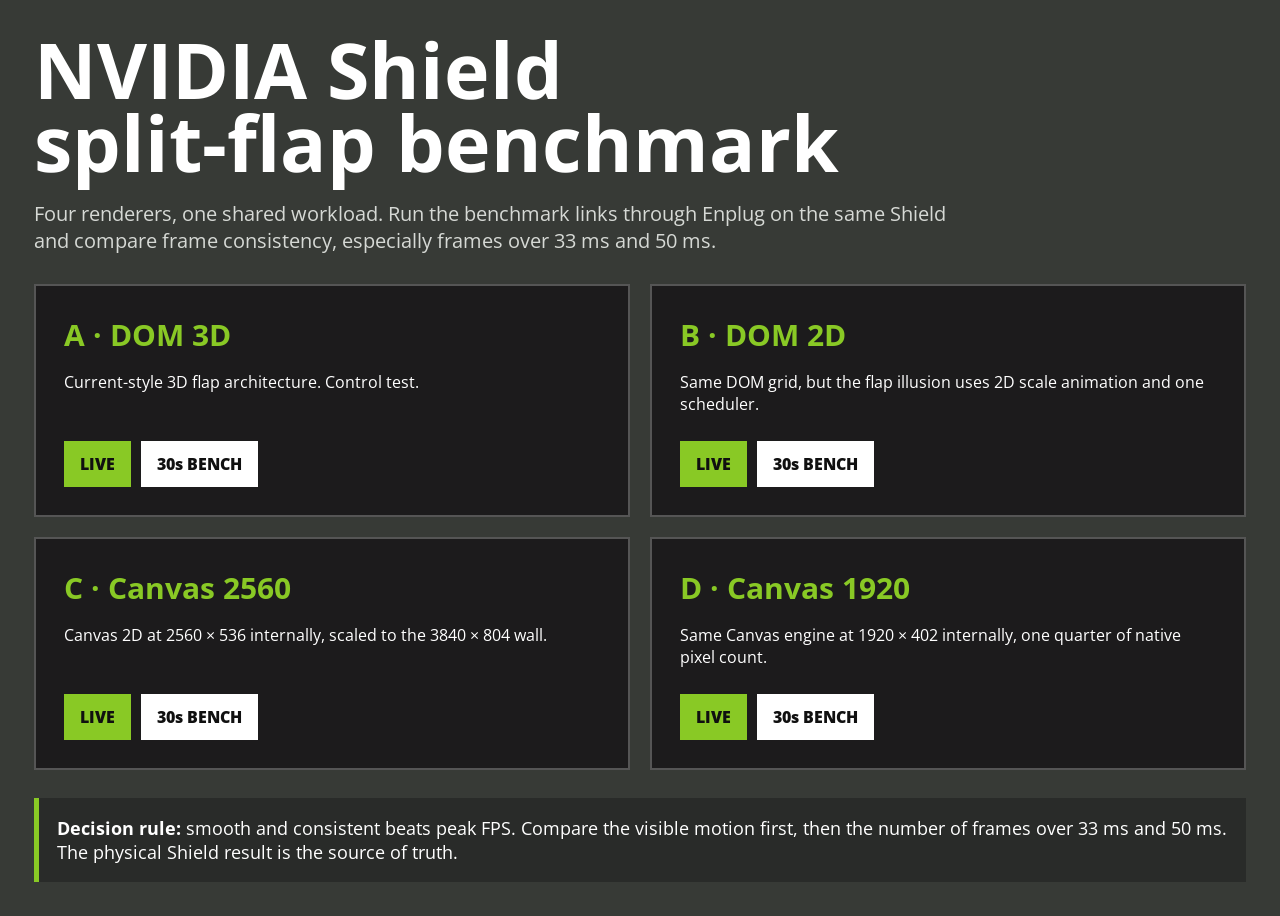
<file: index.html>
<!doctype html><html lang="en-AU"><head><meta charset="utf-8"><meta name="viewport" content="width=device-width,initial-scale=1"><meta name="robots" content="noindex,nofollow,noarchive,nosnippet,noimageindex"><meta name="referrer" content="no-referrer"><title>Shield Split-Flap Benchmark</title><style>@font-face{font-family:"Open Sans";src:url("fonts/OpenSans-Variable.ttf") format("truetype-variations");font-weight:300 800}*{box-sizing:border-box}body{margin:0;background:#373A36;color:#fff;font-family:"Open Sans",Arial,sans-serif;padding:34px}.wrap{max-width:1300px;margin:auto}.head{margin-bottom:30px}h1{font-size:clamp(38px,6vw,78px);line-height:.95;margin:0 0 15px}.head p{font-size:20px;max-width:950px;color:#d6d9d5}.grid{display:grid;grid-template-columns:repeat(2,minmax(0,1fr));gap:20px}.card{background:#1C1B1C;border:2px solid #555;padding:28px}.card h2{color:#89C925;font-size:30px;margin:0 0 8px}.card p{min-height:54px}.links{display:flex;gap:10px;flex-wrap:wrap}.links a{display:inline-block;background:#89C925;color:#101010;padding:12px 16px;font-weight:800;text-decoration:none}.links a.alt{background:#fff}.note{margin-top:28px;padding:18px;border-left:5px solid #89C925;background:#292b29;font-size:18px}@media(max-width:760px){body{padding:18px}.grid{grid-template-columns:1fr}}</style></head><body><main class="wrap"><div class="head"><h1>NVIDIA Shield<br>split-flap benchmark</h1><p>Four renderers, one shared workload. Run the benchmark links through Enplug on the same Shield and compare frame consistency, especially frames over 33 ms and 50 ms.</p></div><section class="grid"><article class="card"><h2>A · DOM 3D</h2><p>Current-style 3D flap architecture. Control test.</p><div class="links"><a href="a-dom-3d.html">LIVE</a><a class="alt" href="a-dom-3d.html?bench=1">30s BENCH</a></div></article><article class="card"><h2>B · DOM 2D</h2><p>Same DOM grid, but the flap illusion uses 2D scale animation and one scheduler.</p><div class="links"><a href="b-dom-2d.html">LIVE</a><a class="alt" href="b-dom-2d.html?bench=1">30s BENCH</a></div></article><article class="card"><h2>C · Canvas 2560</h2><p>Canvas 2D at 2560 × 536 internally, scaled to the 3840 × 804 wall.</p><div class="links"><a href="c-canvas-2560.html">LIVE</a><a class="alt" href="c-canvas-2560.html?bench=1">30s BENCH</a></div></article><article class="card"><h2>D · Canvas 1920</h2><p>Same Canvas engine at 1920 × 402 internally, one quarter of native pixel count.</p><div class="links"><a href="d-canvas-1920.html">LIVE</a><a class="alt" href="d-canvas-1920.html?bench=1">30s BENCH</a></div></article></section><div class="note"><strong>Decision rule:</strong> smooth and consistent beats peak FPS. Compare the visible motion first, then the number of frames over 33 ms and 50 ms. The physical Shield result is the source of truth.</div></main></body></html>
</file>
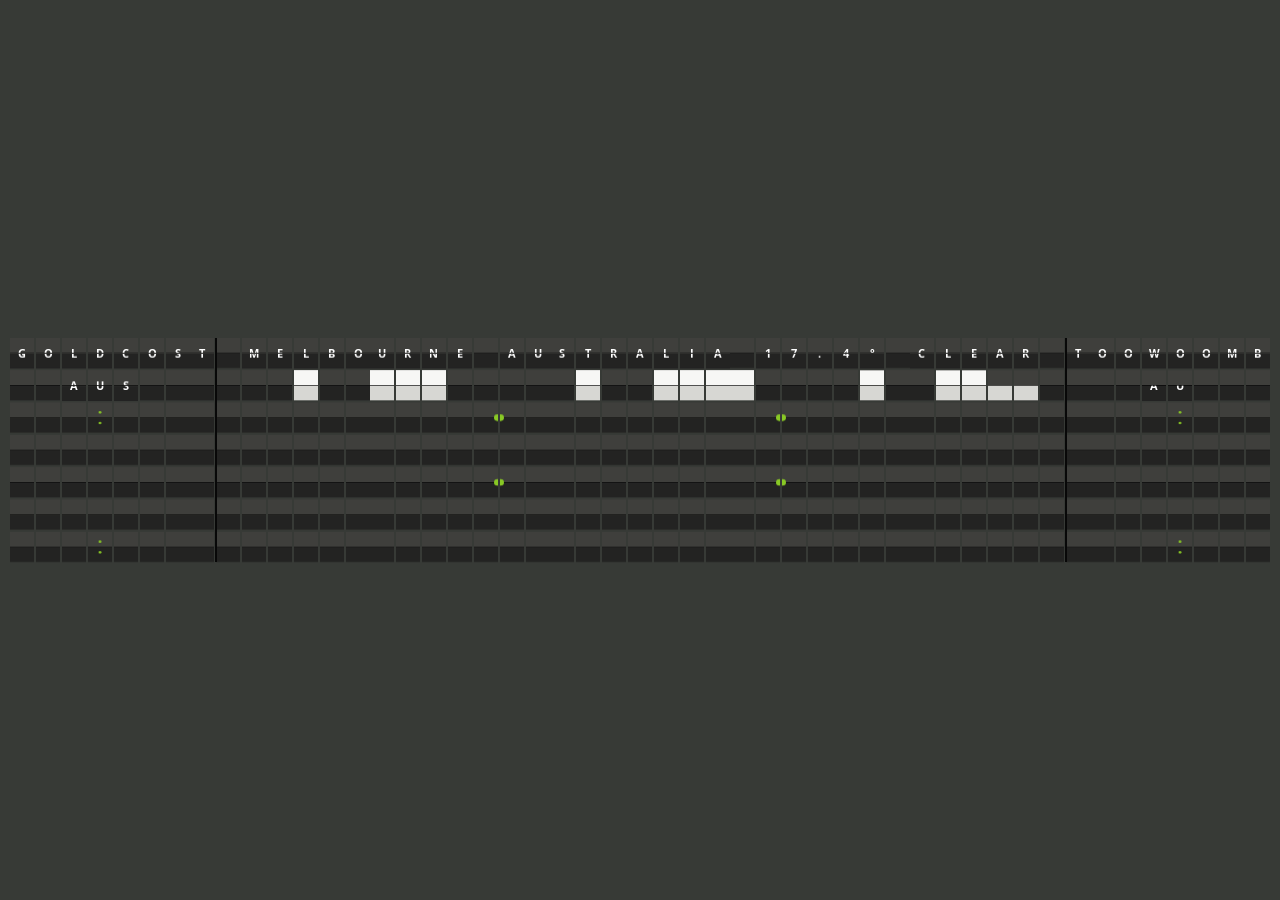
<file: a-dom-3d.html>
<!doctype html><html lang="en-AU"><head><meta charset="utf-8"><meta name="viewport" content="width=device-width,initial-scale=1,viewport-fit=cover"><meta name="robots" content="noindex,nofollow,noarchive,nosnippet,noimageindex"><meta name="referrer" content="no-referrer"><title>A · DOM 3D</title><link rel="stylesheet" href="common.css"><link rel="stylesheet" href="dom3d.css"></head><body><div id="viewport"><main id="stage"><div id="renderer-root"></div><aside id="diagnostics"></aside></main></div><script>window.RENDERER_CONFIG={name:'A · DOM 3D',type:'dom3d',internal:[3840,804],targetFps:60};</script><script src="data-core.js"></script><script src="data-offices.js"></script><script src="shared-state-a.js"></script><script src="shared-state-b.js"></script><script src="shared-runtime-a.js"></script><script src="benchmark-metrics.js"></script><script src="benchmark-ui.js"></script><script src="wallbench-compat.js"></script><script src="renderer-dom3d.js"></script></body></html>
</file>
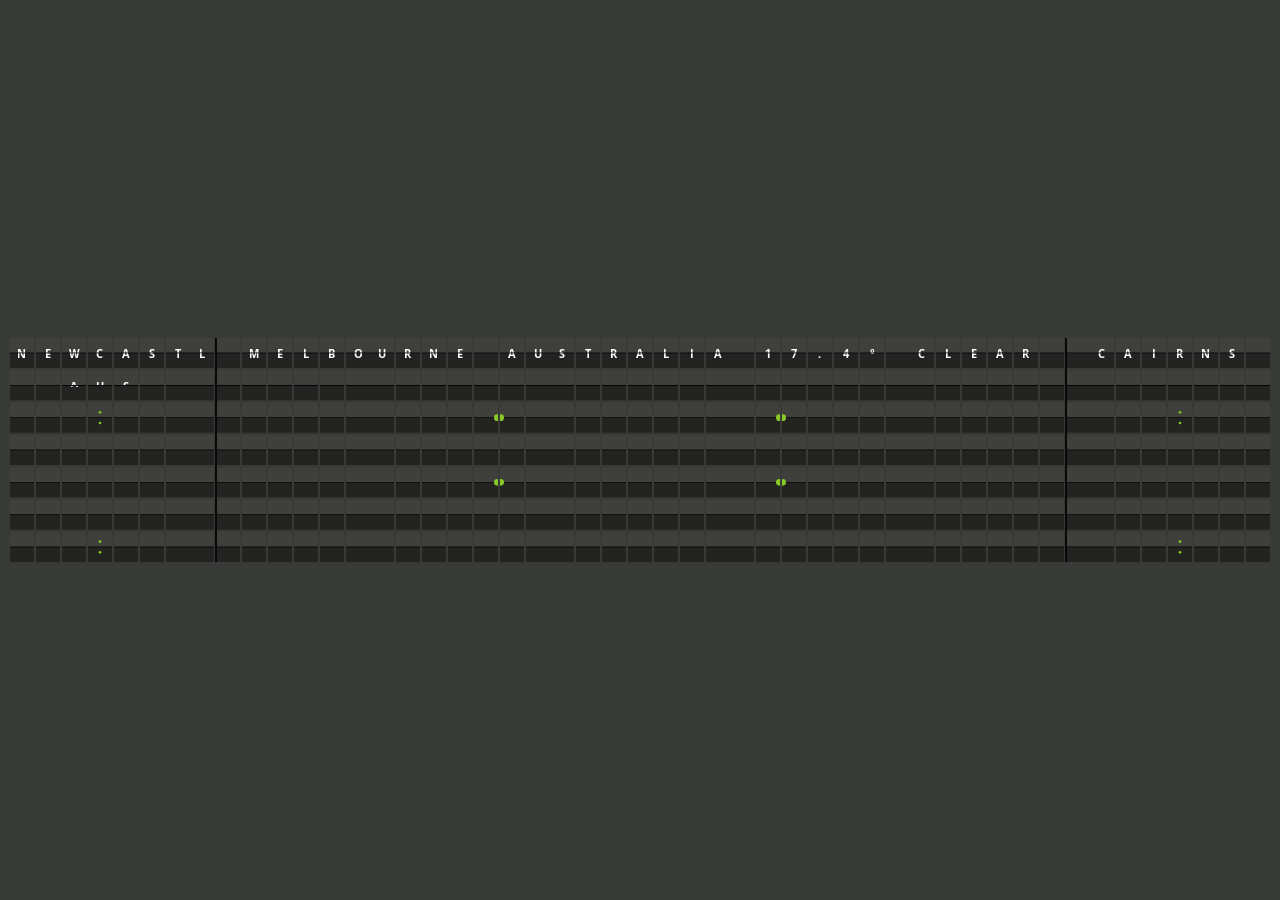
<file: b-dom-2d.html>
<!doctype html><html lang="en-AU"><head><meta charset="utf-8"><meta name="viewport" content="width=device-width,initial-scale=1,viewport-fit=cover"><meta name="robots" content="noindex,nofollow,noarchive,nosnippet,noimageindex"><meta name="referrer" content="no-referrer"><title>B · DOM 2D</title><link rel="stylesheet" href="common.css"><link rel="stylesheet" href="dom3d.css"></head><body><div id="viewport"><main id="stage"><div id="renderer-root"></div><aside id="diagnostics"></aside></main></div><script>window.RENDERER_CONFIG={name:'B · DOM 2D',type:'dom2d',internal:[3840,804],targetFps:60};</script><script src="data-core.js"></script><script src="data-offices.js"></script><script src="shared-state-a.js"></script><script src="shared-state-b.js"></script><script src="shared-runtime-a.js"></script><script src="benchmark-metrics.js"></script><script src="benchmark-ui.js"></script><script src="wallbench-compat.js"></script><script src="renderer-dom2d.js"></script></body></html>
</file>
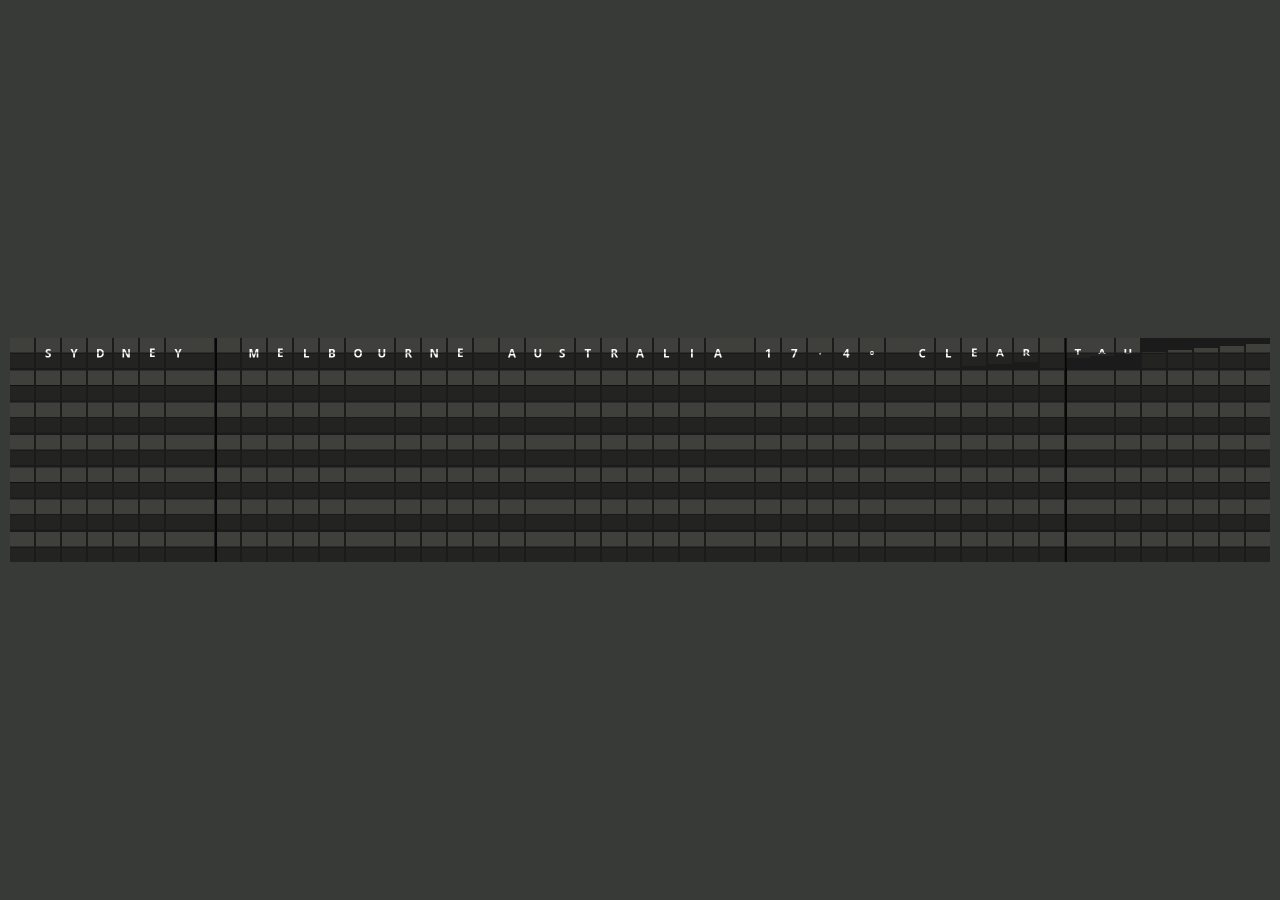
<file: c-canvas-2560.html>
<!doctype html><html lang="en-AU"><head><meta charset="utf-8"><meta name="viewport" content="width=device-width,initial-scale=1,viewport-fit=cover"><meta name="robots" content="noindex,nofollow,noarchive,nosnippet,noimageindex"><meta name="referrer" content="no-referrer"><title>C · Canvas 2560</title><link rel="stylesheet" href="common.css?v=c10"><link rel="stylesheet" href="tuning.css?v=c10"></head><body><div id="viewport"><main id="stage"><div id="renderer-root"></div><aside id="diagnostics"></aside></main></div><script>window.RENDERER_CONFIG={name:'C · Canvas 2560×536 · C10',type:'canvas2d',internal:[2560,536],targetFps:30};</script><script src="data-core.js?v=c10"></script><script src="data-offices.js?v=c10"></script><script src="shared-state-a.js?v=c10"></script><script src="shared-state-b.js?v=c10"></script><script src="c5-side-state.js?v=c10"></script><script src="shared-runtime-a.js?v=c10"></script><script src="benchmark-metrics.js?v=c10"></script><script src="benchmark-ui.js?v=c10"></script><script src="canvas-setup.js?v=c10"></script><script src="canvas-cell.js?v=c10"></script><script src="canvas-overlays.js?v=c10"></script><script src="c5-side-overlays.js?v=c10"></script><script src="canvas-renderer-c3.js?v=c10"></script><script>(()=>{const R=window.BenchRuntime,B=window.BenchData,r=R.getRenderer();if(!r)return;const original=r.setCell;r.setCell=(row,col,next,opt={})=>{const sideClock=(row===2||row===6)&&(col<8||col>=B.COLS-8);const handover=sideClock&&opt.officeClock!==true&&Boolean(String(next.char||'').trim());return original(row,col,next,{...opt,force:Boolean(opt.force)||handover});};})();</script><script src="c5-side-seconds.js?v=c10"></script></body></html>
</file>
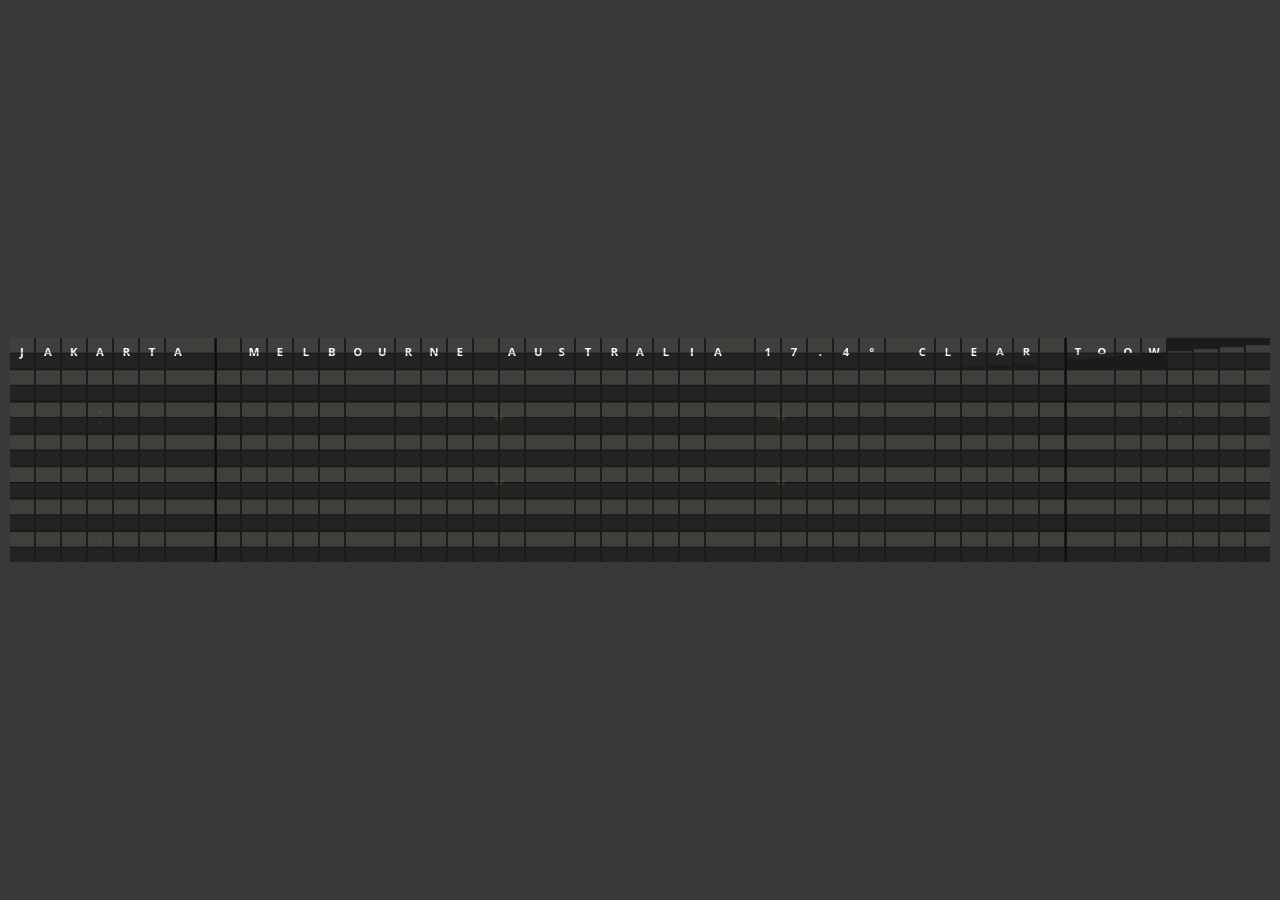
<file: d-canvas-1920.html>
<!doctype html><html lang="en-AU"><head><meta charset="utf-8"><meta name="viewport" content="width=device-width,initial-scale=1,viewport-fit=cover"><meta name="robots" content="noindex,nofollow,noarchive,nosnippet,noimageindex"><meta name="referrer" content="no-referrer"><title>D · Canvas 1920</title><link rel="stylesheet" href="common.css"></head><body><div id="viewport"><main id="stage"><div id="renderer-root"></div><aside id="diagnostics"></aside></main></div><script>window.RENDERER_CONFIG={name:'D · Canvas 1920×402',type:'canvas2d',internal:[1920,402],targetFps:30};</script><script src="data-core.js"></script><script src="data-offices.js"></script><script src="shared-state-a.js"></script><script src="shared-state-b.js"></script><script src="shared-runtime-a.js"></script><script src="benchmark-metrics.js"></script><script src="benchmark-ui.js"></script><script src="canvas-setup.js"></script><script src="canvas-cell.js"></script><script src="canvas-overlays.js"></script><script src="canvas-renderer.js"></script></body></html>
</file>
<file: common.css>
@font-face{font-family:"Open Sans";src:url("fonts/OpenSans-Variable.ttf") format("truetype-variations");font-style:normal;font-weight:300 800;font-display:block}
:root{--stage-w:3840px;--stage-h:804px;--green:#89C925;--grey:#373A36;--ink:#1C1B1C;--white:#fff}
*{box-sizing:border-box}html,body{width:100%;height:100%;margin:0;overflow:hidden;background:var(--grey)}body{font-family:"Open Sans",Arial,sans-serif;color:#fff}#viewport{position:fixed;inset:0;overflow:hidden;background:var(--grey)}#stage{position:absolute;left:0;top:0;width:3840px;height:804px;transform-origin:0 0;overflow:hidden;background:var(--grey)}
#diagnostics{position:absolute;z-index:1000;left:22px;top:18px;width:540px;padding:15px 18px;background:rgba(10,10,10,.86);border:2px solid rgba(137,201,37,.75);font:600 19px/1.3 "Open Sans",Arial,sans-serif;letter-spacing:.01em;pointer-events:auto;display:none;white-space:pre-wrap}
body.benchmark #diagnostics{display:block}#diagnostics .title{font-size:23px;color:var(--green);font-weight:800;margin-bottom:6px}#diagnostics button{margin-top:10px;padding:8px 12px;border:0;background:var(--green);color:#121212;font:800 16px "Open Sans",Arial,sans-serif}#diagnostics textarea{display:none;width:100%;height:130px;margin-top:8px;background:#111;color:#fff;border:1px solid #555;font:12px monospace}
#renderer-root{position:absolute;inset:0}
canvas.wall-canvas{position:absolute;left:0;top:0;width:3840px;height:804px;image-rendering:auto}
</file>
<file: dom3d.css>
.dom3d-root,.dom2d-root{position:absolute;inset:0;background:#373A36}.d3-flap,.d2-flap{position:absolute;width:72px;height:90px}.d3-flap{perspective:1400px;transform-style:preserve-3d}.d3-face,.d2-half{position:absolute;left:0;width:72px;height:46px;overflow:hidden;background:#3f3f3c}.d3-top,.d2-top{top:0;transform-origin:bottom center}.d3-bottom,.d2-bottom{bottom:0;background:#232322;transform-origin:top center}.d3-face span,.d2-half span{position:absolute;left:0;width:72px;height:90px;display:flex;align-items:center;justify-content:center;color:#fff;font:700 34px/1 "Open Sans",Arial,sans-serif;transform:translateY(2px)}.d3-top span,.d2-top span{top:-2px}.d3-bottom span,.d2-bottom span{top:-45px}.d3-face.macro,.d2-half.macro{background:#f7f7f5}.d3-bottom.macro,.d2-bottom.macro{background:#d7d7d3}.d3-face.macro span,.d2-half.macro span{color:transparent}.d3-flap:after,.d2-flap:after{content:"";position:absolute;z-index:8;left:0;right:0;top:44px;height:2px;background:#050505}.d3-flip-top{z-index:6}.d3-flip-bottom{z-index:5;transform:rotateX(90deg)}.d3-flap.go .d3-flip-top{animation:d3top var(--half) cubic-bezier(.38,.01,.22,1) forwards}.d3-flap.go .d3-flip-bottom{animation:d3bottom var(--half) cubic-bezier(.16,.88,.24,1) forwards;animation-delay:var(--half)}@keyframes d3top{from{transform:rotateX(0)}to{transform:rotateX(-90deg)}}@keyframes d3bottom{from{transform:rotateX(90deg)}to{transform:rotateX(0)}}
.zone-divider{position:absolute;z-index:50;top:66px;width:4px;height:672px;background:#080808}.main-colon{position:absolute;z-index:80;width:12px;height:20px;background:#89C925;transition:opacity .08s linear}.main-colon.left{transform:translateX(60px);border-radius:10px 0 0 10px}.main-colon.right{border-radius:0 10px 10px 0}.main-colon.dim,.mini-colon.dim{opacity:.12}.mini-colon{position:absolute;z-index:80;width:8px;height:8px;border-radius:50%;background:#89C925;box-shadow:0 32px 0 #89C925;transition:opacity .08s linear}
.d2-moving{display:none;z-index:7;will-change:transform,opacity}.d2-top.d2-moving{transform-origin:center bottom}.d2-bottom.d2-moving{transform-origin:center top}
</file>
<file: tuning.css>
:root {
  /* Small split-flap Open Sans optical vertical position.
     Positive values move the small text DOWN.
     Negative values move the small text UP.
     Production default locked after phone optical QC. The Canvas renderer
     applies its internal raster centring correction before this adjustment. */
  --small-flap-text-y: -1.5px;
}
</file>
